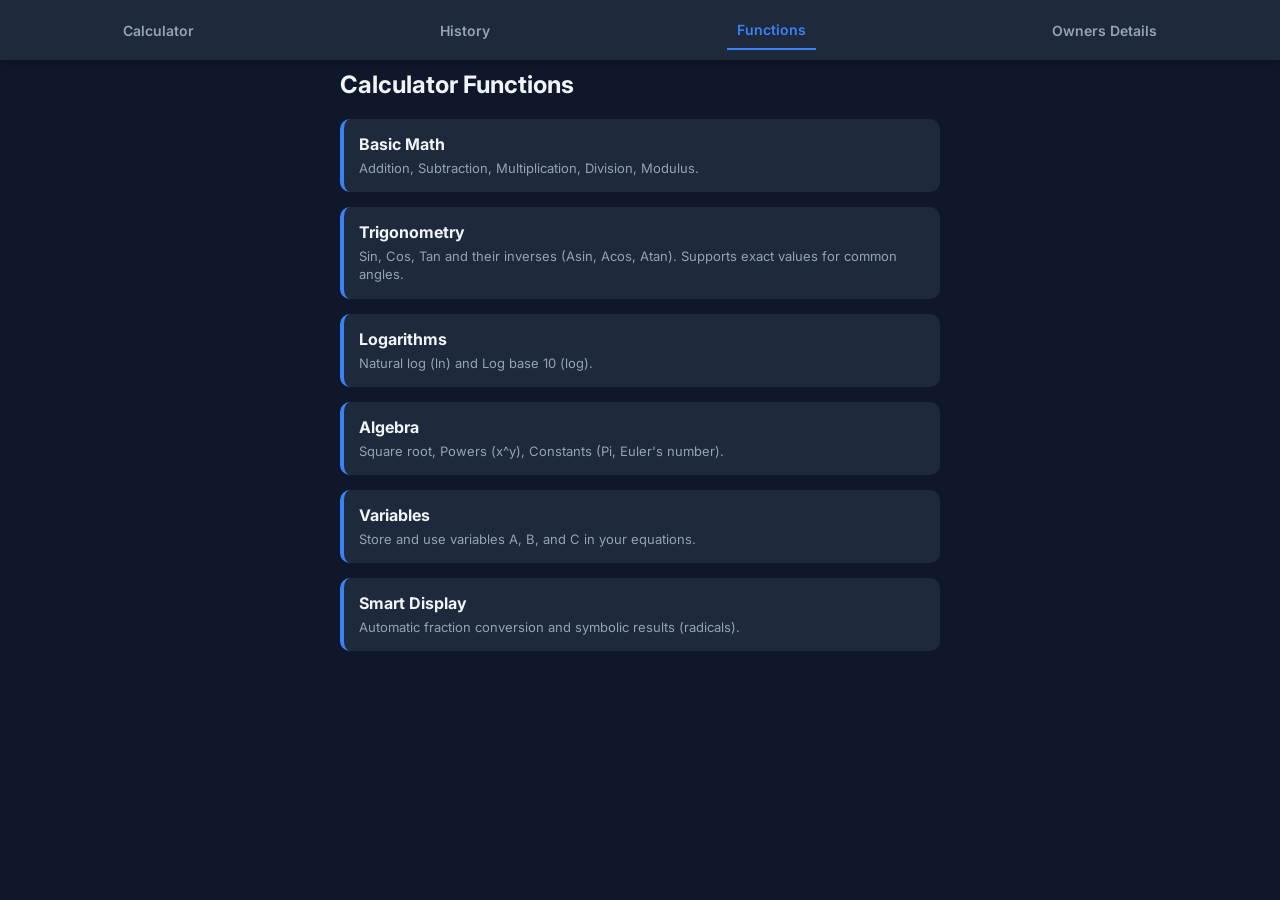
<file: functions.html>
<!DOCTYPE html>
<html lang="en">
<head>
    <meta charset="UTF-8">
    <meta name="viewport" content="width=device-width, initial-scale=1.0, maximum-scale=1.0, user-scalable=no">
    <title>Functions - Advanced Casio Scientific Calculator</title>
    <meta name="description" content="A professional-grade, interactive Casio-style scientific calculator with advanced math functions.">
    <link rel="icon" type="image/png" href="favicon.png">
    <link rel="stylesheet" href="style.css">
</head>
<body>
    <nav class="navbar">
        <a href="index.html" class="nav-btn">Calculator</a>
        <a href="history.html" class="nav-btn">History</a>
        <a href="functions.html" class="nav-btn active">Functions</a>
        <a href="maker.html" class="nav-btn">Owners Details</a>
    </nav>

    <div class="app-container">
        <!-- Functions Section -->
        <section class="app-section active">
            <div class="section-container">
                <h2>Calculator Functions</h2>
                <div class="functions-grid">
                    <div class="function-card">
                        <h3>Basic Math</h3>
                        <p>Addition, Subtraction, Multiplication, Division, Modulus.</p>
                    </div>
                    <div class="function-card">
                        <h3>Trigonometry</h3>
                        <p>Sin, Cos, Tan and their inverses (Asin, Acos, Atan). Supports exact values for common angles.</p>
                    </div>
                    <div class="function-card">
                        <h3>Logarithms</h3>
                        <p>Natural log (ln) and Log base 10 (log).</p>
                    </div>
                    <div class="function-card">
                        <h3>Algebra</h3>
                        <p>Square root, Powers (x^y), Constants (Pi, Euler's number).</p>
                    </div>
                    <div class="function-card">
                        <h3>Variables</h3>
                        <p>Store and use variables A, B, and C in your equations.</p>
                    </div>
                    <div class="function-card">
                        <h3>Smart Display</h3>
                        <p>Automatic fraction conversion and symbolic results (radicals).</p>
                    </div>
                </div>
            </div>
        </section>
    </div>
</body>
</html>
</file>
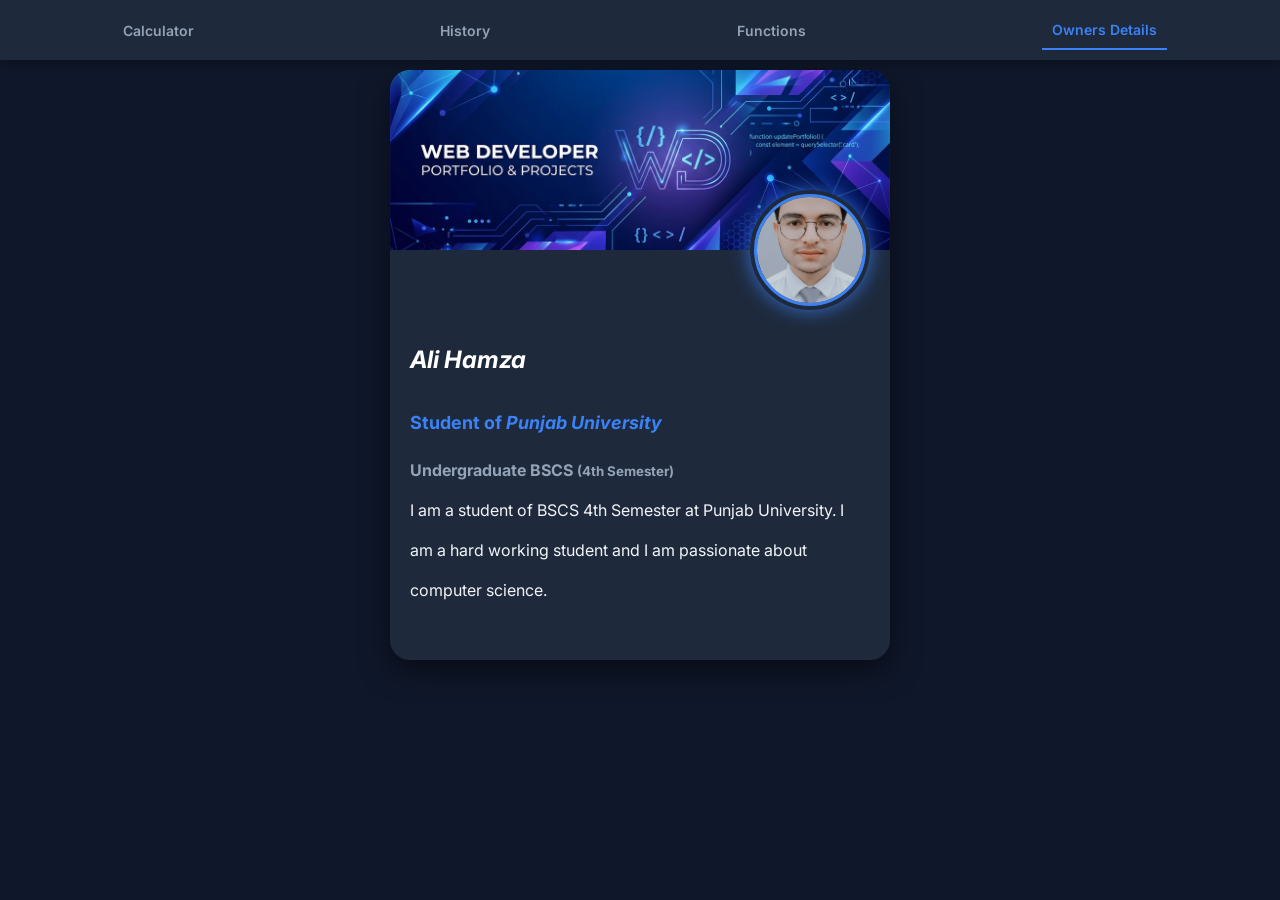
<file: maker.html>
<!DOCTYPE html>
<html lang="en">
<head>
    <meta charset="UTF-8">
    <meta name="viewport" content="width=device-width, initial-scale=1.0, maximum-scale=1.0, user-scalable=no">
    <title>Owner Details - Advanced Casio Scientific Calculator</title>
    <meta name="description" content="A professional-grade, interactive Casio-style scientific calculator with advanced math functions.">
    <link rel="icon" type="image/png" href="favicon.png">
    <link rel="stylesheet" href="style.css">
</head>
<body>
    <nav class="navbar">
        <a href="index.html" class="nav-btn">Calculator</a>
        <a href="history.html" class="nav-btn">History</a>
        <a href="functions.html" class="nav-btn">Functions</a>
        <a href="maker.html" class="nav-btn active">Owners Details</a>
    </nav>

    <div class="app-container">
        <!-- Maker Section -->
        <section class="app-section active">
            <div class="maker-container">
                <div class="cover-photo" style="background-image: url('cover.png');"></div>
                <div class="profile-header">
                    <div class="admin-photo-container">
                        <img src="admin.png" alt="Ali Hamza" class="admin-photo">
                    </div>
                </div>
                <div class="maker-info">
                    <h1 class="animate-text"><em>Ali Hamza</em></h1>
                    <h2 class="animate-text" style="animation-delay: 0.5s;">Student of <em><b>Punjab University</b></em></h2> 
                    <h3 class="animate-text" style="animation-delay:  1s;">Undergraduate BSCS <small><b>(4th Semester)</b></small></h3>
                    <p>I am a student of BSCS 4th Semester at Punjab University. I am a hard working student and I am passionate about computer science.</p>
                </div>
            </div>
        </section>
    </div>
</body>
</html>
</file>
<file: style.css>
@import url('https://fonts.googleapis.com/css2?family=Inter:wght@300;400;500;600;700&family=Orbitron:wght@400;500;700&display=swap');

:root {
    --body-bg: #0f172a;
    --calc-body: #1e293b;
    --calc-border: #334155;
    --lcd-bg: #94a3b8;
    --lcd-text: #0f172a;
    --lcd-glow: rgba(148, 163, 184, 0.3);
    
    --btn-num-bg: #334155;
    --btn-num-text: #f1f5f9;
    --btn-num-shadow: #0f172a;
    
    --btn-sci-bg: #475569;
    --btn-sci-text: #f8fafc;
    --btn-sci-shadow: #1e293b;
    
    --btn-action-bg: #ef4444;
    --btn-action-text: #fff;
    --btn-action-shadow: #991b1b;
    
    --btn-equal-bg: #3b82f6;
    --btn-equal-text: #fff;
    --btn-equal-shadow: #1d4ed8;

    --nav-bg: #1e293b;
    --nav-active: #3b82f6;
}

* {
    margin: 0;
    padding: 0;
    box-sizing: border-box;
    font-family: 'Inter', sans-serif;
    -webkit-tap-highlight-color: transparent;
}

body {
    background-color: var(--body-bg);
    color: #f1f5f9;
    height: 100vh;
    width: 100vw;
    overflow: hidden;
    position: fixed;
}

/* Navbar */
.navbar {
    position: fixed;
    top: 0;
    left: 0;
    width: 100%;
    height: 60px;
    background-color: var(--nav-bg);
    display: flex;
    justify-content: space-around;
    align-items: center;
    z-index: 1000;
    box-shadow: 0 2px 10px rgba(0,0,0,0.3);
}

.nav-btn {
    background: none;
    border: none;
    color: #94a3b8;
    font-size: 14px;
    font-weight: 600;
    cursor: pointer;
    transition: all 0.3s ease;
    padding: 10px;
    text-decoration: none;
}

.nav-btn.active {
    color: var(--nav-active);
    border-bottom: 2px solid var(--nav-active);
}

/* App Sections */
.app-container {
    margin-top: 60px;
    width: 100%;
    height: calc(100vh - 60px);
    overflow: hidden;
    display: flex;
}

.app-section {
    display: none;
    height: 100%;
    width: 100%;
    padding: 10px;
    animation: fadeIn 0.5s ease;
    overflow-y: auto;
    -webkit-overflow-scrolling: touch;
}

.app-section.active {
    display: block;
}

/* Sidebar Active Layouts */
body.history-active #history-section.active,
body.functions-active #functions-section.active,
body.maker-active #maker-section.active {
    display: block;
    width: 40%;
    border-right: 1px solid var(--calc-border);
    padding: 10px;
}

body.history-active #calculator-section.active,
body.functions-active #calculator-section.active,
body.maker-active #calculator-section.active {
    display: flex;
    width: 60%;
}

body.history-active #calculator-section .calculator-container,
body.functions-active #calculator-section .calculator-container,
body.maker-active #calculator-section .calculator-container {
    transform: scale(0.68) !important;
    transform-origin: center center;
}

@media (max-width: 480px) {
    body.history-active #history-section.active,
    body.functions-active #functions-section.active,
    body.maker-active #maker-section.active { width: 45%; }
    
    body.history-active #calculator-section.active,
    body.functions-active #calculator-section.active,
    body.maker-active #calculator-section.active { width: 55%; }
    
    body.history-active #calculator-section .calculator-container,
    body.functions-active #calculator-section .calculator-container,
    body.maker-active #calculator-section .calculator-container {
        transform: scale(0.58) !important;
    }
}

@keyframes fadeIn {
    from { opacity: 0; transform: translateY(10px); }
    to { opacity: 1; transform: translateY(0); }
}

/* Calculator Section Styling */
#calculator-section {
    display: flex;
    flex-direction: column;
    align-items: center;
    justify-content: center;
    overflow: hidden !important;
    touch-action: none;
}

.calculator-container {
    display: flex;
    flex-direction: column;
    align-items: center;
    justify-content: center;
    width: 100%;
    height: 100%;
    overflow: visible !important;
    padding-top: 20px;
    transform: scale(0.92);
    transform-origin: center top;
}

@media (max-height: 700px) { .calculator-container { transform: scale(0.82); } }
@media (max-height: 600px) { .calculator-container { transform: scale(0.72); } }

.calculator {
    background-color: var(--calc-body);
    width: 100%;
    max-width: 360px;
    padding: 20px;
    border-radius: 20px;
    border: 1px solid var(--calc-border);
    box-shadow: 0 10px 25px rgba(0,0,0,0.5);
}

.top-row {
    display: flex;
    justify-content: space-between;
    align-items: center;
    margin-bottom: 15px;
}

.top-brand {
    font-size: 12px;
    font-weight: 700;
    color: #64748b;
}

.solar-panel {
    background: #000;
    display: flex;
    gap: 1px;
    padding: 2px;
    border-radius: 4px;
    height: 30px;
    width: 70px;
}

.solar-cell {
    flex: 1;
    background: linear-gradient(#262626, #000);
}

.solar-cell:nth-child(1), .solar-cell:nth-child(2) {
    background: linear-gradient(#4a3b10, #2a2005);
    box-shadow: inset 0 0 10px rgba(255, 215, 0, 0.4);
}

.solar-cell:nth-child(3) { animation: solarCharge 2s infinite ease-in-out; }
.solar-cell:nth-child(4) { animation: solarCharge 2s infinite ease-in-out; animation-delay: 1s; }

@keyframes solarCharge {
    0%, 100% { background: linear-gradient(#262626, #000); box-shadow: none; }
    50% { background: linear-gradient(#4a3b10, #2a2005); box-shadow: inset 0 0 10px rgba(255, 215, 0, 0.4); }
}

.display-container {
    background: #94a3b8;
    height: 100px;
    border-radius: 10px;
    padding: 15px;
    display: flex;
    flex-direction: column;
    justify-content: space-between;
    align-items: flex-end;
    margin-bottom: 20px;
    border: 4px solid #1e293b;
    box-shadow: inset 0 2px 10px rgba(0,0,0,0.4);
}

.previous-equation {
    font-family: 'Orbitron', sans-serif;
    font-size: 12px;
    color: rgba(15, 23, 42, 0.6);
    height: 15px;
}

.current-display {
    font-family: 'Orbitron', sans-serif;
    font-size: 28px;
    font-weight: 700;
    color: #0f172a;
    width: 100%;
    text-align: right;
    overflow-x: auto;
    white-space: nowrap;
}

.keypad {
    display: grid;
    grid-template-columns: repeat(5, 1fr);
    gap: 8px;
}

.btn {
    height: 50px;
    border-radius: 8px;
    border: none;
    font-size: 14px;
    font-weight: 600;
    cursor: pointer;
    transition: all 0.1s ease;
    display: flex;
    justify-content: center;
    align-items: center;
}

.btn:active, .btn.active {
    transform: translateY(3px) scale(0.95);
    background-color: #fbbf24 !important;
    color: #000 !important;
}

.btn-num { background: var(--btn-num-bg); color: var(--btn-num-text); }
.btn-sci { background: var(--btn-sci-bg); color: var(--btn-sci-text); font-size: 11px; }
.btn-action { background: var(--btn-action-bg); color: var(--btn-action-text); }
.btn-op { background: var(--btn-sci-bg); color: var(--btn-sci-text); }
.btn-equal { background: var(--btn-equal-bg); color: var(--btn-equal-text); grid-column: span 3; }

.status-bar {
    margin-top: 15px;
    display: flex;
    gap: 15px;
    font-size: 11px;
    color: #64748b;
}

.section-container {
    max-width: 600px;
    margin: 0 auto;
}

.history-list-full {
    background: #1e293b;
    border-radius: 10px;
    padding: 10px;
    margin: 20px 0;
    max-height: calc(100vh - 200px);
    overflow-y: auto;
}

.history-item {
    padding: 15px;
    border-bottom: 1px solid #334155;
    font-size: 14px;
    cursor: pointer;
}

.clear-history-btn {
    width: 100%;
    padding: 12px;
    background: #ef4444;
    border: none;
    border-radius: 8px;
    color: #fff;
    font-weight: 600;
}

.functions-grid {
    display: grid;
    grid-template-columns: 1fr;
    gap: 15px;
    margin-top: 20px;
}

.function-card {
    background: #1e293b;
    padding: 15px;
    border-radius: 10px;
    border-left: 4px solid var(--nav-active);
}

.function-card h3 { font-size: 16px; margin-bottom: 5px; }
.function-card p { font-size: 13px; color: #94a3b8; line-height: 1.4; }

.maker-container {
    position: relative;
    width: 100%;
    background: #1e293b;
    border-radius: 20px;
    overflow: hidden;
    box-shadow: 0 10px 30px rgba(0,0,0,0.5);
    margin: 0 auto;
    max-width: 500px;
}

.cover-photo {
    width: 100%;
    height: 180px;
    background-size: cover;
    background-position: center;
}

.profile-header {
    display: flex;
    justify-content: flex-end;
    padding-right: 20px;
    margin-top: -60px;
}

.admin-photo-container {
    width: 120px;
    height: 120px;
    border-radius: 50%;
    padding: 4px;
    background: #1e293b;
    box-shadow: 0 0 20px rgba(59, 130, 246, 0.8);
    position: relative;
}

.admin-photo {
    width: 100%;
    height: 100%;
    border-radius: 50%;
    object-fit: cover;
    border: 3px solid #3b82f6;
}

.maker-info {
    height: 350px;  
    padding: 20px;
    line-height: 2.5;  
    text-align: left;
} 

.animate-text {
    opacity: 0;
    transform: translateY(20px);
    animation: slideUpFade 0.8s forwards;
}

@keyframes slideUpFade {
    to { opacity: 1; transform: translateY(0); }
}

.maker-info h1 { font-size: 24px; color: #fff; margin-bottom: 10px; }
.maker-info h2 { font-size: 18px; color: #3b82f6; margin-bottom: 5px; }
.maker-info h3 { font-size: 16px; color: #94a3b8; }

@media (max-width: 480px) {
    .calculator { border-radius: 15px; padding: 15px; }
    .btn { height: 55px; }
    .nav-btn { font-size: 12px; }
}
</file>
